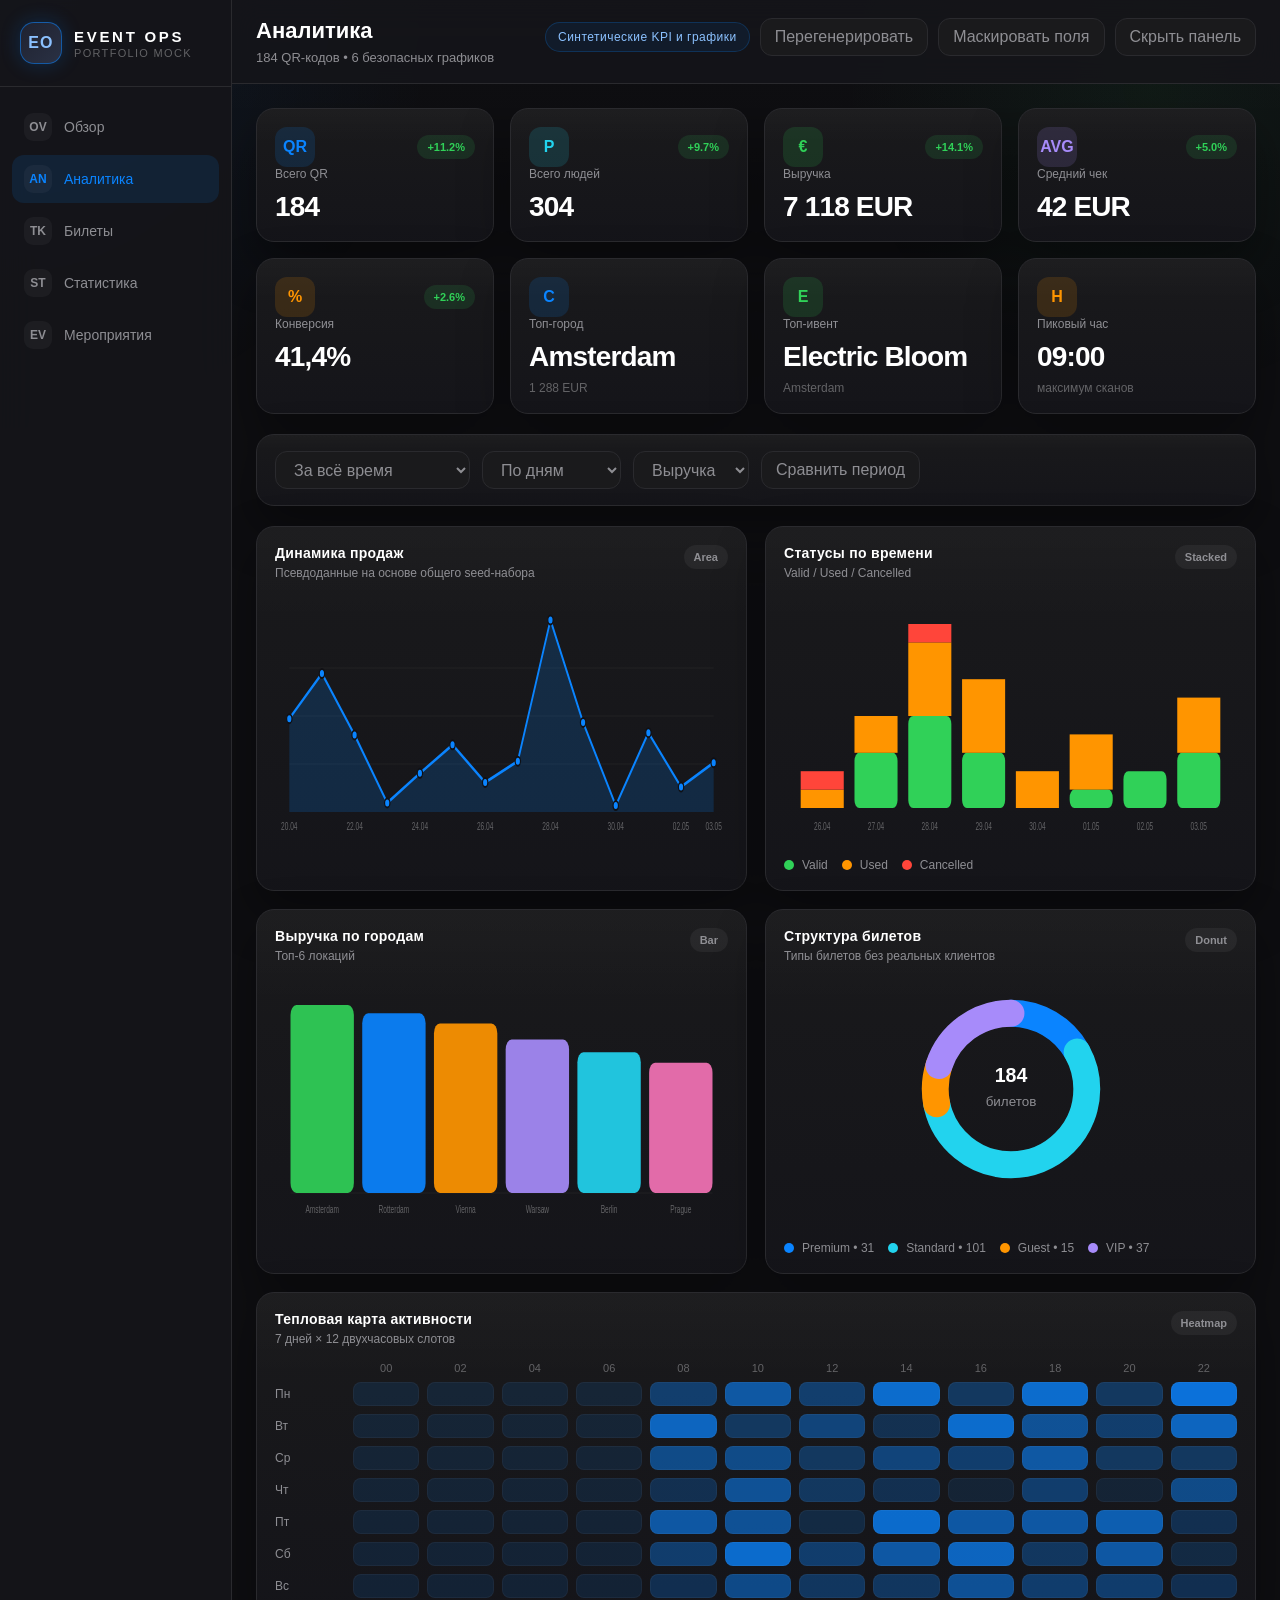
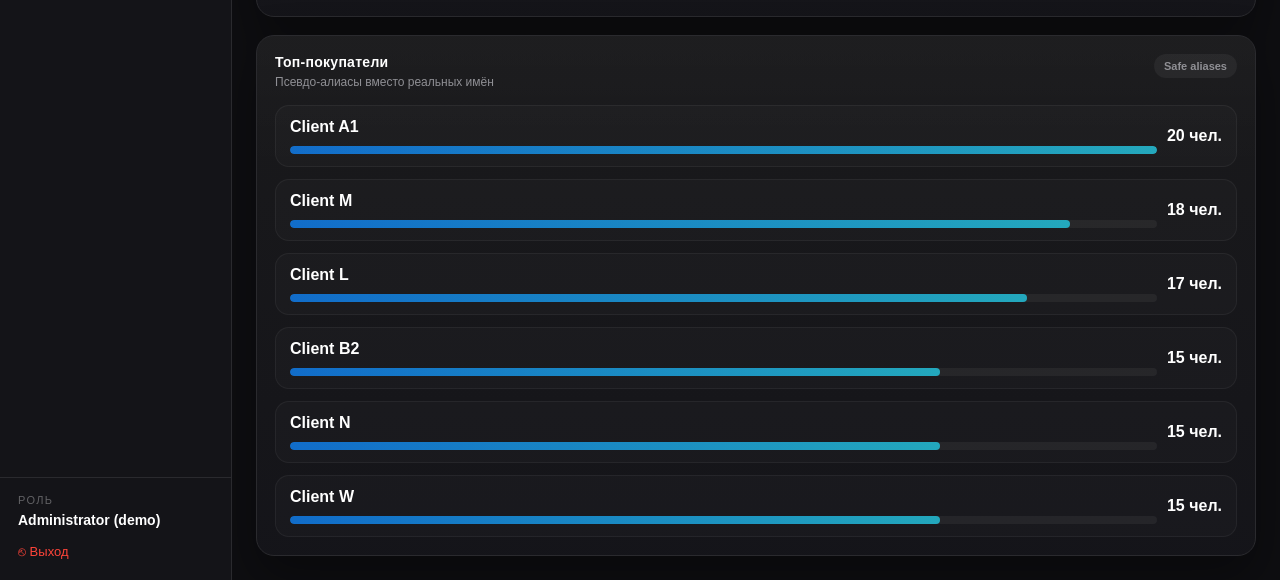
<file: analytics.html>
﻿<!doctype html>
<html lang="ru">
<head>
  <meta charset="utf-8">
  <meta name="viewport" content="width=device-width, initial-scale=1">
  <meta name="robots" content="noindex,nofollow">
  <title>Portfolio Mock • Analytics</title>
  <link rel="stylesheet" href="./mock.css">
</head>
<body data-page="analytics">
  <div class="app-shell">
    <aside class="sidebar">
      <div class="sidebar-brand">
        <div class="brand-mark">EO</div>
        <div class="brand-copy">
          <div class="brand-title">EVENT OPS</div>
          <div class="brand-subtitle">Portfolio Mock</div>
        </div>
      </div>
      <nav class="nav-list">
        <a class="nav-item" href="./overview.html"><span class="nav-icon">OV</span>Обзор</a>
        <a class="nav-item active" href="./analytics.html"><span class="nav-icon">AN</span>Аналитика</a>
        <a class="nav-item" href="./tickets.html"><span class="nav-icon">TK</span>Билеты</a>
        <a class="nav-item" href="./analytics.html"><span class="nav-icon">ST</span>Статистика</a>
        <a class="nav-item" href="./tickets.html"><span class="nav-icon">EV</span>Мероприятия</a>
      </nav>
      <div class="sidebar-footer">
        <p class="role-label">Роль</p>
        <p class="role-value">Administrator (demo)</p>
        <span class="logout-link">⎋ Выход</span>
      </div>
    </aside>

    <div class="main-shell">
      <div class="mobile-bar">
        <div class="brand-mark">EO</div>
        <div class="brand-copy">
          <div class="brand-title">EVENT OPS</div>
          <div class="brand-subtitle">Mobile Mock</div>
        </div>
      </div>

      <header class="page-header">
        <div>
          <h1 class="page-title">Аналитика</h1>
          <p class="page-subtitle" id="page-subtitle"></p>
        </div>
        <div class="header-actions">
          <div class="helper-bar">
            <span class="helper-badge">Синтетические KPI и графики</span>
            <button class="action-button" id="reroll-data">Перегенерировать</button>
            <button class="action-button" id="toggle-mask">Маскировать поля</button>
            <button class="action-button" id="toggle-tools">Скрыть панель</button>
          </div>
        </div>
      </header>

      <main class="page-scroll">
        <div class="stack">
          <section class="kpi-grid eight" id="analytics-kpis"></section>

          <section class="card filter-strip">
            <select class="action-select" aria-label="Период">
              <option>За всё время</option>
              <option>Последние 30 дней</option>
              <option>Последние 14 дней</option>
            </select>
            <select class="action-select" aria-label="Группировка">
              <option>По дням</option>
              <option>По неделям</option>
              <option>По городам</option>
            </select>
            <select class="action-select" aria-label="Показатель">
              <option>Выручка</option>
              <option>QR-коды</option>
              <option>Люди</option>
            </select>
            <button class="action-button">Сравнить период</button>
          </section>

          <section class="chart-grid">
            <article class="chart-card">
              <div class="chart-head">
                <div>
                  <h3 class="chart-title">Динамика продаж</h3>
                  <p class="chart-subtitle">Псевдоданные на основе общего seed-набора</p>
                </div>
                <span class="mini-pill">Area</span>
              </div>
              <div class="chart-body" id="timeline-chart-body"></div>
            </article>

            <article class="chart-card">
              <div class="chart-head">
                <div>
                  <h3 class="chart-title">Статусы по времени</h3>
                  <p class="chart-subtitle">Valid / Used / Cancelled</p>
                </div>
                <span class="mini-pill">Stacked</span>
              </div>
              <div class="chart-body" id="status-chart-body"></div>
              <div class="chart-legend">
                <span class="legend-item"><span class="legend-dot" style="background:#30D158"></span>Valid</span>
                <span class="legend-item"><span class="legend-dot" style="background:#FF9500"></span>Used</span>
                <span class="legend-item"><span class="legend-dot" style="background:#FF453A"></span>Cancelled</span>
              </div>
            </article>

            <article class="chart-card">
              <div class="chart-head">
                <div>
                  <h3 class="chart-title">Выручка по городам</h3>
                  <p class="chart-subtitle">Топ-6 локаций</p>
                </div>
                <span class="mini-pill">Bar</span>
              </div>
              <div class="chart-body" id="cities-chart-body"></div>
            </article>

            <article class="chart-card">
              <div class="chart-head">
                <div>
                  <h3 class="chart-title">Структура билетов</h3>
                  <p class="chart-subtitle">Типы билетов без реальных клиентов</p>
                </div>
                <span class="mini-pill">Donut</span>
              </div>
              <div class="chart-body" id="donut-chart-body"></div>
              <div class="chart-legend" id="donut-legend"></div>
            </article>

            <article class="chart-card wide">
              <div class="chart-head">
                <div>
                  <h3 class="chart-title">Тепловая карта активности</h3>
                  <p class="chart-subtitle">7 дней × 12 двухчасовых слотов</p>
                </div>
                <span class="mini-pill">Heatmap</span>
              </div>
              <div class="heatmap" id="heatmap-body"></div>
            </article>

            <article class="chart-card wide">
              <div class="chart-head">
                <div>
                  <h3 class="chart-title">Топ-покупатели</h3>
                  <p class="chart-subtitle">Псевдо-алиасы вместо реальных имён</p>
                </div>
                <span class="mini-pill">Safe aliases</span>
              </div>
              <div class="buyers-list" id="buyers-list"></div>
            </article>
          </section>
        </div>
      </main>
    </div>
  </div>
  <script src="./mock.js"></script>
</body>
</html>
</file>
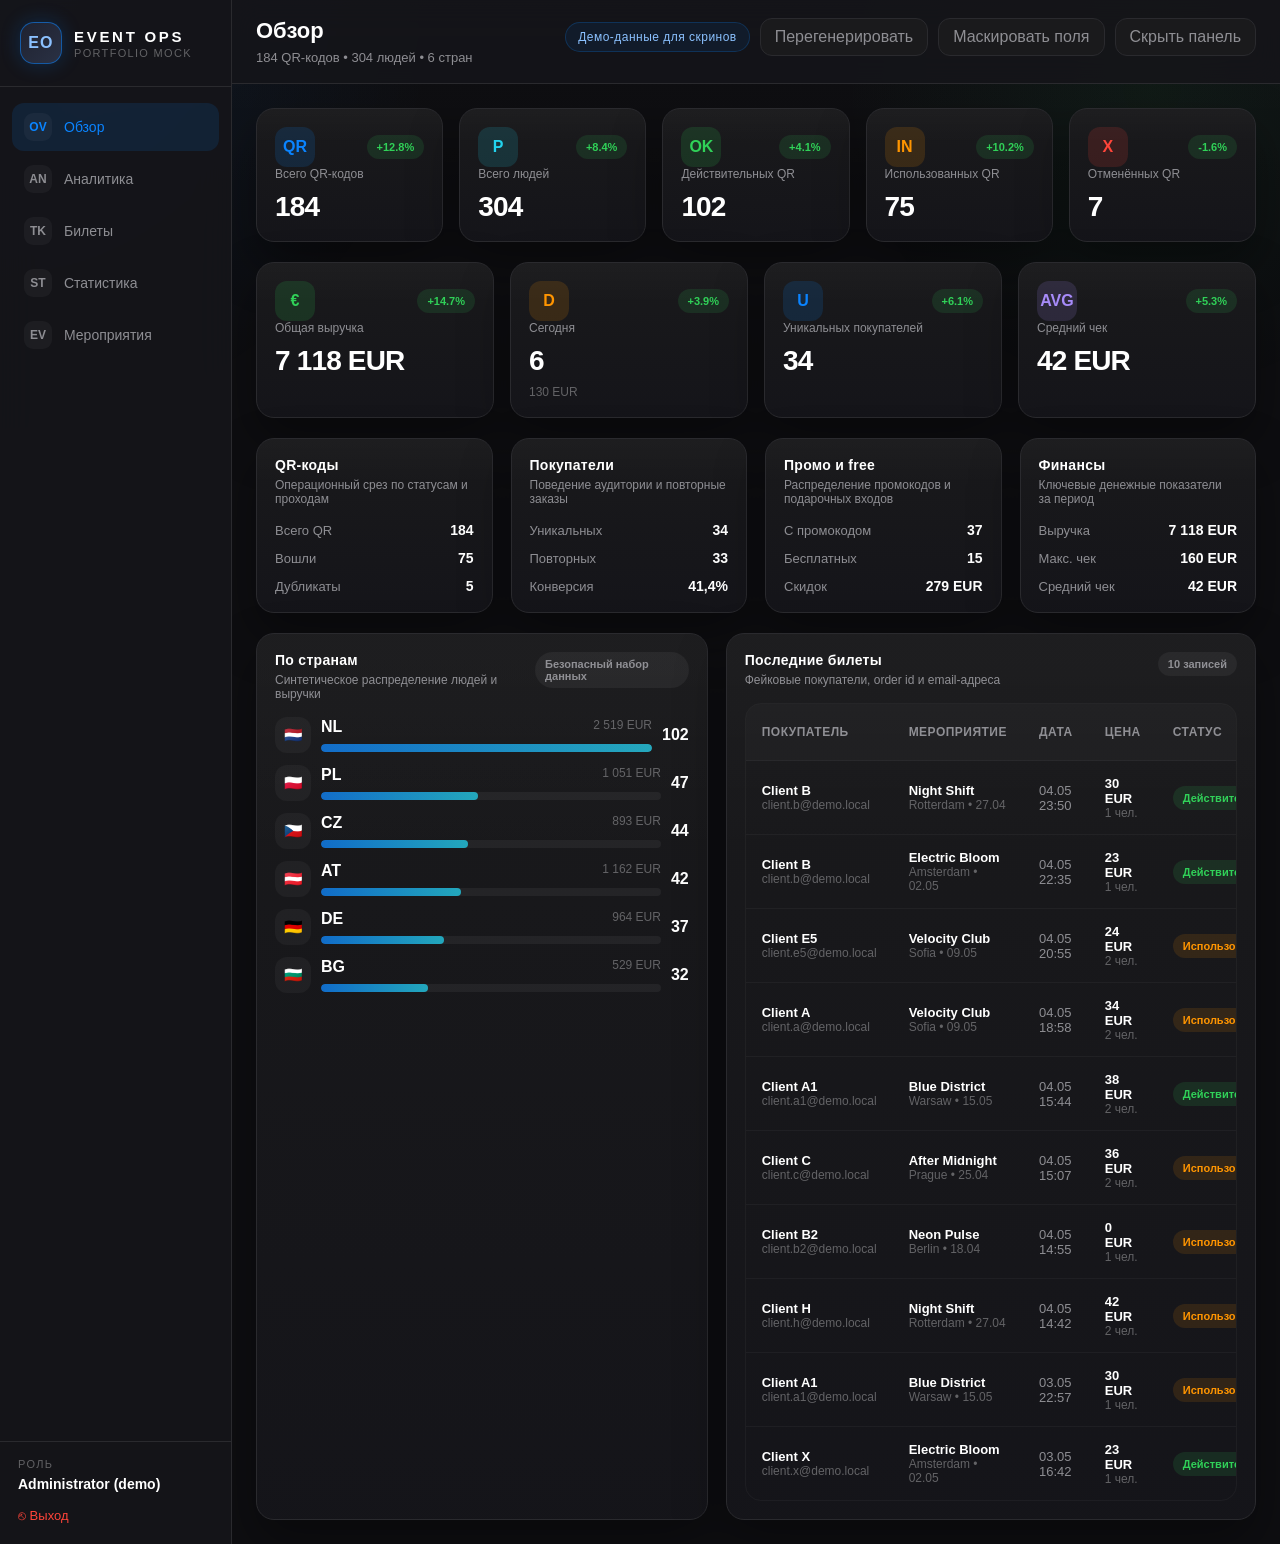
<file: overview.html>
﻿<!doctype html>
<html lang="ru">
<head>
  <meta charset="utf-8">
  <meta name="viewport" content="width=device-width, initial-scale=1">
  <meta name="robots" content="noindex,nofollow">
  <title>Portfolio Mock • Overview</title>
  <link rel="stylesheet" href="./mock.css">
</head>
<body data-page="overview">
  <div class="app-shell">
    <aside class="sidebar">
      <div class="sidebar-brand">
        <div class="brand-mark">EO</div>
        <div class="brand-copy">
          <div class="brand-title">EVENT OPS</div>
          <div class="brand-subtitle">Portfolio Mock</div>
        </div>
      </div>
      <nav class="nav-list">
        <a class="nav-item active" href="./overview.html"><span class="nav-icon">OV</span>Обзор</a>
        <a class="nav-item" href="./analytics.html"><span class="nav-icon">AN</span>Аналитика</a>
        <a class="nav-item" href="./tickets.html"><span class="nav-icon">TK</span>Билеты</a>
        <a class="nav-item" href="./analytics.html"><span class="nav-icon">ST</span>Статистика</a>
        <a class="nav-item" href="./tickets.html"><span class="nav-icon">EV</span>Мероприятия</a>
      </nav>
      <div class="sidebar-footer">
        <p class="role-label">Роль</p>
        <p class="role-value">Administrator (demo)</p>
        <span class="logout-link">⎋ Выход</span>
      </div>
    </aside>

    <div class="main-shell">
      <div class="mobile-bar">
        <div class="brand-mark">EO</div>
        <div class="brand-copy">
          <div class="brand-title">EVENT OPS</div>
          <div class="brand-subtitle">Mobile Mock</div>
        </div>
      </div>

      <header class="page-header">
        <div>
          <h1 class="page-title">Обзор</h1>
          <p class="page-subtitle" id="page-subtitle"></p>
        </div>
        <div class="header-actions">
          <div class="helper-bar">
            <span class="helper-badge">Демо-данные для скринов</span>
            <button class="action-button" id="reroll-data">Перегенерировать</button>
            <button class="action-button" id="toggle-mask">Маскировать поля</button>
            <button class="action-button" id="toggle-tools">Скрыть панель</button>
          </div>
        </div>
      </header>

      <main class="page-scroll">
        <div class="stack">
          <section class="kpi-grid five" id="overview-kpis-primary"></section>
          <section class="kpi-grid four" id="overview-kpis-secondary"></section>
          <section class="panel-grid" id="overview-panels"></section>

          <section class="two-column">
            <article class="card">
              <div class="section-head">
                <div>
                  <h2 class="section-title">По странам</h2>
                  <p class="section-subtitle">Синтетическое распределение людей и выручки</p>
                </div>
                <span class="mini-pill">Безопасный набор данных</span>
              </div>
              <div class="country-list" id="country-breakdown"></div>
            </article>

            <article class="card">
              <div class="section-head">
                <div>
                  <h2 class="section-title">Последние билеты</h2>
                  <p class="section-subtitle">Фейковые покупатели, order id и email-адреса</p>
                </div>
                <span class="mini-pill">10 записей</span>
              </div>
              <div class="table-shell">
                <table class="table">
                  <thead>
                    <tr>
                      <th>Покупатель</th>
                      <th>Мероприятие</th>
                      <th>Дата</th>
                      <th>Цена</th>
                      <th>Статус</th>
                      <th>Order ID</th>
                    </tr>
                  </thead>
                  <tbody id="recent-tickets-body"></tbody>
                </table>
              </div>
            </article>
          </section>
        </div>
      </main>
    </div>
  </div>
  <script src="./mock.js"></script>
</body>
</html>
</file>
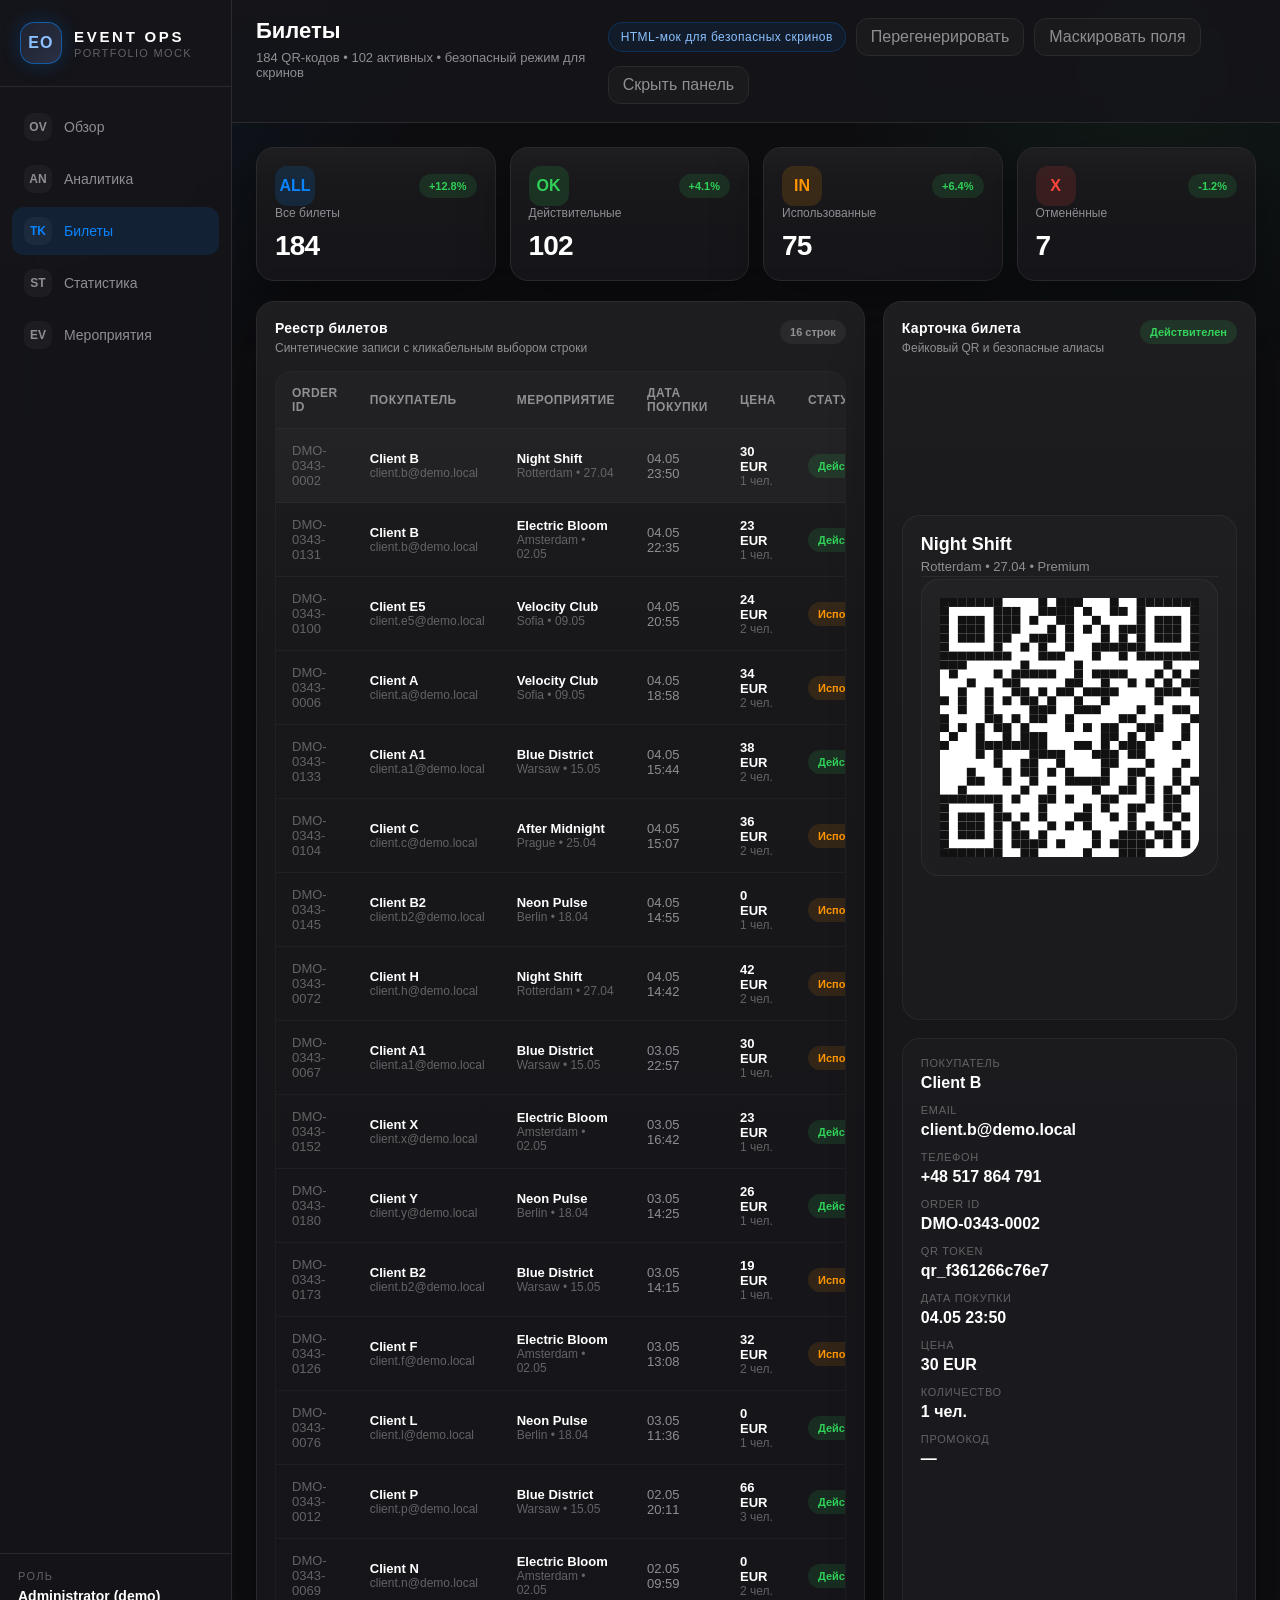
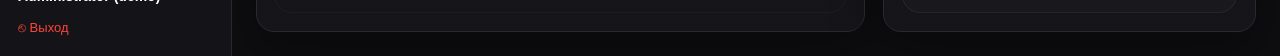
<file: tickets.html>
﻿<!doctype html>
<html lang="ru">
<head>
  <meta charset="utf-8">
  <meta name="viewport" content="width=device-width, initial-scale=1">
  <meta name="robots" content="noindex,nofollow">
  <title>Portfolio Mock • Tickets</title>
  <link rel="stylesheet" href="./mock.css">
</head>
<body data-page="tickets">
  <div class="app-shell">
    <aside class="sidebar">
      <div class="sidebar-brand">
        <div class="brand-mark">EO</div>
        <div class="brand-copy">
          <div class="brand-title">EVENT OPS</div>
          <div class="brand-subtitle">Portfolio Mock</div>
        </div>
      </div>
      <nav class="nav-list">
        <a class="nav-item" href="./overview.html"><span class="nav-icon">OV</span>Обзор</a>
        <a class="nav-item" href="./analytics.html"><span class="nav-icon">AN</span>Аналитика</a>
        <a class="nav-item active" href="./tickets.html"><span class="nav-icon">TK</span>Билеты</a>
        <a class="nav-item" href="./analytics.html"><span class="nav-icon">ST</span>Статистика</a>
        <a class="nav-item" href="./tickets.html"><span class="nav-icon">EV</span>Мероприятия</a>
      </nav>
      <div class="sidebar-footer">
        <p class="role-label">Роль</p>
        <p class="role-value">Administrator (demo)</p>
        <span class="logout-link">⎋ Выход</span>
      </div>
    </aside>

    <div class="main-shell">
      <div class="mobile-bar">
        <div class="brand-mark">EO</div>
        <div class="brand-copy">
          <div class="brand-title">EVENT OPS</div>
          <div class="brand-subtitle">Mobile Mock</div>
        </div>
      </div>

      <header class="page-header">
        <div>
          <h1 class="page-title">Билеты</h1>
          <p class="page-subtitle" id="page-subtitle"></p>
        </div>
        <div class="header-actions">
          <div class="helper-bar">
            <span class="helper-badge">HTML-мок для безопасных скринов</span>
            <button class="action-button" id="reroll-data">Перегенерировать</button>
            <button class="action-button" id="toggle-mask">Маскировать поля</button>
            <button class="action-button" id="toggle-tools">Скрыть панель</button>
          </div>
        </div>
      </header>

      <main class="page-scroll">
        <div class="stack">
          <section class="ticket-stats" id="ticket-stats"></section>

          <section class="split-layout">
            <article class="card">
              <div class="section-head">
                <div>
                  <h2 class="section-title">Реестр билетов</h2>
                  <p class="section-subtitle">Синтетические записи с кликабельным выбором строки</p>
                </div>
                <span class="mini-pill">16 строк</span>
              </div>

              <div class="table-shell">
                <table class="table">
                  <thead>
                    <tr>
                      <th>Order ID</th>
                      <th>Покупатель</th>
                      <th>Мероприятие</th>
                      <th>Дата покупки</th>
                      <th>Цена</th>
                      <th>Статус</th>
                    </tr>
                  </thead>
                  <tbody id="tickets-table-body"></tbody>
                </table>
              </div>
            </article>

            <aside class="card ticket-detail">
              <div class="section-head">
                <div>
                  <h2 class="section-title">Карточка билета</h2>
                  <p class="section-subtitle">Фейковый QR и безопасные алиасы</p>
                </div>
                <div id="detail-status"></div>
              </div>

              <section class="preview-card">
                <h3 class="ticket-title" id="detail-title"></h3>
                <p class="ticket-caption" id="detail-caption"></p>
                <div class="soft-divider"></div>
                <div class="qr-frame" id="detail-qr"></div>
              </section>

              <section class="preview-card">
                <div class="detail-grid" id="detail-fields"></div>
              </section>
            </aside>
          </section>
        </div>
      </main>
    </div>
  </div>
  <script src="./mock.js"></script>
</body>
</html>
</file>
<file: mock.css>
:root {
  --bg-primary: #0e0e11;
  --bg-secondary: #15151a;
  --bg-tertiary: #1a1a1c;
  --bg-hover: #1f1f23;
  --border: #2a2a2e;
  --border-light: #38383a;
  --text-primary: #ffffff;
  --text-secondary: #8e8e93;
  --text-muted: #636366;
  --accent-blue: #0a84ff;
  --accent-green: #30d158;
  --accent-orange: #ff9500;
  --accent-red: #ff453a;
  --accent-purple: #a78bfa;
  --accent-cyan: #22d3ee;
  --shadow: 0 22px 50px rgba(0, 0, 0, 0.35);
}

* {
  box-sizing: border-box;
}

html,
body {
  margin: 0;
  min-height: 100%;
  background: var(--bg-primary);
  color: var(--text-primary);
  font-family: -apple-system, BlinkMacSystemFont, "Segoe UI", Roboto, sans-serif;
}

body {
  position: relative;
  overflow-x: hidden;
}

body::before {
  content: "";
  position: fixed;
  inset: 0;
  pointer-events: none;
  background:
    radial-gradient(circle at top left, rgba(10, 132, 255, 0.09), transparent 28%),
    radial-gradient(circle at 90% 10%, rgba(34, 197, 94, 0.06), transparent 22%),
    linear-gradient(180deg, rgba(255, 255, 255, 0.01), transparent 24%);
}

a {
  color: inherit;
  text-decoration: none;
}

button,
select {
  font: inherit;
}

button {
  cursor: pointer;
}

.app-shell {
  position: relative;
  display: flex;
  min-height: 100vh;
}

.sidebar {
  position: sticky;
  top: 0;
  display: flex;
  width: 232px;
  min-height: 100vh;
  flex-direction: column;
  border-right: 1px solid var(--border);
  background: rgba(21, 21, 26, 0.92);
  backdrop-filter: blur(18px);
}

.sidebar-brand {
  display: flex;
  align-items: center;
  gap: 12px;
  padding: 22px 20px;
  border-bottom: 1px solid var(--border);
}

.brand-mark {
  display: grid;
  height: 42px;
  width: 42px;
  place-items: center;
  border-radius: 14px;
  border: 1.5px solid rgba(10, 132, 255, 0.55);
  background: linear-gradient(135deg, #1f2230, #2a3144);
  box-shadow: 0 0 20px rgba(10, 132, 255, 0.22);
  color: #8bc1ff;
  font-weight: 800;
  letter-spacing: 0.08em;
}

.brand-copy {
  display: flex;
  flex-direction: column;
  gap: 2px;
}

.brand-title {
  font-size: 15px;
  font-weight: 800;
  letter-spacing: 0.18em;
}

.brand-subtitle {
  color: var(--text-muted);
  font-size: 11px;
  text-transform: uppercase;
  letter-spacing: 0.12em;
}

.nav-list {
  display: flex;
  flex: 1;
  flex-direction: column;
  gap: 4px;
  padding: 16px 12px;
}

.nav-item {
  display: flex;
  align-items: center;
  gap: 12px;
  padding: 10px 12px;
  border-radius: 12px;
  color: var(--text-secondary);
  font-size: 14px;
  font-weight: 500;
  transition: background-color 0.18s ease, color 0.18s ease, border-color 0.18s ease;
}

.nav-item:hover {
  background: var(--bg-hover);
  color: var(--text-primary);
}

.nav-item.active {
  background: rgba(10, 132, 255, 0.12);
  color: var(--accent-blue);
}

.nav-icon {
  display: grid;
  height: 28px;
  width: 28px;
  place-items: center;
  border-radius: 9px;
  background: rgba(255, 255, 255, 0.04);
  font-size: 12px;
  font-weight: 700;
}

.sidebar-footer {
  padding: 16px 18px 20px;
  border-top: 1px solid var(--border);
}

.role-label {
  margin: 0 0 6px;
  color: var(--text-muted);
  font-size: 11px;
  letter-spacing: 0.12em;
  text-transform: uppercase;
}

.role-value {
  margin: 0 0 14px;
  color: var(--text-primary);
  font-size: 14px;
  font-weight: 600;
}

.logout-link {
  display: inline-flex;
  align-items: center;
  gap: 8px;
  color: var(--accent-red);
  font-size: 13px;
}

.main-shell {
  display: flex;
  min-width: 0;
  flex: 1;
  flex-direction: column;
}

.mobile-bar {
  display: none;
}

.page-header {
  display: flex;
  align-items: flex-start;
  justify-content: space-between;
  gap: 20px;
  padding: 18px 24px;
  border-bottom: 1px solid var(--border);
  background: rgba(21, 21, 26, 0.88);
  backdrop-filter: blur(14px);
}

.page-title {
  margin: 0;
  font-size: 22px;
  font-weight: 700;
}

.page-subtitle {
  margin: 6px 0 0;
  color: var(--text-secondary);
  font-size: 13px;
}

.header-actions {
  display: flex;
  align-items: center;
  gap: 12px;
}

.action-button,
.action-select {
  display: inline-flex;
  align-items: center;
  gap: 8px;
  min-height: 38px;
  padding: 0 14px;
  border: 1px solid var(--border);
  border-radius: 12px;
  background: var(--bg-tertiary);
  color: var(--text-secondary);
  transition: border-color 0.18s ease, color 0.18s ease, background-color 0.18s ease;
}

.action-button:hover,
.action-select:hover {
  border-color: var(--border-light);
  color: var(--text-primary);
}

.helper-bar {
  display: flex;
  align-items: center;
  gap: 10px;
  flex-wrap: wrap;
}

.helper-badge {
  padding: 7px 12px;
  border-radius: 999px;
  border: 1px solid rgba(10, 132, 255, 0.22);
  background: rgba(10, 132, 255, 0.08);
  color: #8bc1ff;
  font-size: 12px;
  letter-spacing: 0.04em;
}

.page-scroll {
  flex: 1;
  overflow: auto;
  padding: 24px;
}

.stack {
  display: grid;
  gap: 20px;
}

.kpi-grid {
  display: grid;
  gap: 16px;
}

.kpi-grid.five {
  grid-template-columns: repeat(5, minmax(0, 1fr));
}

.kpi-grid.four {
  grid-template-columns: repeat(4, minmax(0, 1fr));
}

.kpi-grid.eight {
  grid-template-columns: repeat(4, minmax(0, 1fr));
}

.kpi-card,
.card,
.chart-card,
.panel {
  position: relative;
  overflow: hidden;
  border: 1px solid var(--border);
  border-radius: 18px;
  background: linear-gradient(180deg, rgba(26, 26, 28, 0.98), rgba(21, 21, 26, 0.98));
  box-shadow: var(--shadow);
}

.kpi-card::after,
.chart-card::after,
.panel::after,
.card::after {
  content: "";
  position: absolute;
  inset: 0;
  pointer-events: none;
  background: linear-gradient(180deg, rgba(255, 255, 255, 0.02), transparent 26%);
}

.kpi-card {
  padding: 18px;
}

.kpi-head {
  display: flex;
  align-items: center;
  justify-content: space-between;
  gap: 12px;
}

.kpi-icon {
  display: grid;
  height: 40px;
  width: 40px;
  place-items: center;
  border-radius: 12px;
  font-size: 16px;
  font-weight: 700;
}

.kpi-label {
  margin: 0 0 10px;
  color: var(--text-secondary);
  font-size: 12px;
}

.kpi-value {
  margin: 0;
  font-size: 28px;
  font-weight: 700;
  letter-spacing: -0.03em;
}

.kpi-subvalue {
  margin: 8px 0 0;
  color: var(--text-muted);
  font-size: 12px;
}

.delta-pill,
.status-pill,
.mini-pill {
  display: inline-flex;
  align-items: center;
  gap: 6px;
  padding: 6px 10px;
  border-radius: 999px;
  font-size: 11px;
  font-weight: 600;
}

.delta-pill {
  background: rgba(48, 209, 88, 0.12);
  color: var(--accent-green);
}

.mini-pill {
  background: rgba(255, 255, 255, 0.05);
  color: var(--text-secondary);
}

.panel-grid {
  display: grid;
  gap: 18px;
  grid-template-columns: repeat(4, minmax(0, 1fr));
}

.panel {
  padding: 18px;
}

.panel-title,
.section-title,
.chart-title {
  margin: 0;
  font-size: 14px;
  font-weight: 700;
  letter-spacing: 0.02em;
}

.section-title,
.chart-title {
  color: var(--text-primary);
}

.panel-subtitle,
.section-subtitle,
.chart-subtitle {
  margin: 5px 0 0;
  color: var(--text-secondary);
  font-size: 12px;
}

.panel-list,
.summary-list {
  display: grid;
  gap: 12px;
  margin-top: 16px;
}

.summary-row {
  display: flex;
  align-items: center;
  justify-content: space-between;
  gap: 12px;
}

.summary-row span:first-child {
  color: var(--text-secondary);
  font-size: 13px;
}

.summary-row strong {
  font-size: 14px;
}

.two-column {
  display: grid;
  gap: 18px;
  grid-template-columns: 1.15fr 1.35fr;
}

.split-layout {
  display: grid;
  gap: 18px;
  grid-template-columns: minmax(0, 1.55fr) minmax(320px, 0.95fr);
}

.card {
  padding: 18px;
}

.section-head,
.chart-head {
  display: flex;
  align-items: flex-start;
  justify-content: space-between;
  gap: 16px;
  margin-bottom: 16px;
}

.country-list,
.buyers-list {
  display: grid;
  gap: 12px;
}

.country-row,
.buyer-row {
  display: grid;
  gap: 10px;
  align-items: center;
}

.country-row {
  grid-template-columns: auto 1fr auto;
}

.buyer-row {
  grid-template-columns: minmax(0, 1fr) auto;
  padding: 12px 14px;
  border: 1px solid rgba(255, 255, 255, 0.05);
  border-radius: 14px;
  background: rgba(255, 255, 255, 0.02);
}

.flag-badge {
  display: inline-flex;
  align-items: center;
  justify-content: center;
  width: 36px;
  height: 36px;
  border-radius: 12px;
  background: rgba(255, 255, 255, 0.04);
  font-size: 15px;
}

.bar-track {
  height: 8px;
  overflow: hidden;
  border-radius: 999px;
  background: rgba(255, 255, 255, 0.05);
}

.bar-fill {
  height: 100%;
  border-radius: inherit;
  background: linear-gradient(90deg, rgba(10, 132, 255, 0.75), rgba(34, 211, 238, 0.75));
}

.table-shell {
  overflow: hidden;
  border: 1px solid rgba(255, 255, 255, 0.04);
  border-radius: 16px;
}

.table {
  width: 100%;
  border-collapse: collapse;
}

.table th,
.table td {
  padding: 14px 16px;
  border-bottom: 1px solid rgba(255, 255, 255, 0.04);
  text-align: left;
}

.table th {
  background: rgba(255, 255, 255, 0.025);
  color: var(--text-secondary);
  font-size: 12px;
  font-weight: 600;
  letter-spacing: 0.04em;
  text-transform: uppercase;
}

.table td {
  font-size: 13px;
}

.table tr:last-child td {
  border-bottom: 0;
}

.table tbody tr {
  transition: background-color 0.18s ease;
}

.table tbody tr:hover,
.table tbody tr.is-selected {
  background: rgba(255, 255, 255, 0.03);
}

.muted {
  color: var(--text-secondary);
}

.micro {
  color: var(--text-muted);
  font-size: 12px;
}

.status-pill.valid {
  background: rgba(48, 209, 88, 0.12);
  color: var(--accent-green);
}

.status-pill.used {
  background: rgba(255, 149, 0, 0.12);
  color: var(--accent-orange);
}

.status-pill.cancelled {
  background: rgba(255, 69, 58, 0.12);
  color: var(--accent-red);
}

.chart-grid {
  display: grid;
  gap: 18px;
  grid-template-columns: repeat(2, minmax(0, 1fr));
}

.chart-card {
  padding: 18px;
}

.chart-card.wide {
  grid-column: span 2;
}

.chart-body {
  min-height: 248px;
}

.svg-chart {
  width: 100%;
  height: 240px;
  display: block;
}

.axis-label {
  fill: var(--text-muted);
  font-size: 11px;
}

.chart-legend {
  display: flex;
  flex-wrap: wrap;
  gap: 10px 14px;
  margin-top: 14px;
}

.legend-item {
  display: inline-flex;
  align-items: center;
  gap: 8px;
  color: var(--text-secondary);
  font-size: 12px;
}

.legend-dot {
  width: 10px;
  height: 10px;
  border-radius: 999px;
}

.filter-strip {
  display: flex;
  flex-wrap: wrap;
  gap: 12px;
  align-items: center;
  padding: 16px 18px;
}

.heatmap {
  display: grid;
  gap: 8px;
}

.heatmap-header,
.heatmap-row {
  display: grid;
  grid-template-columns: 70px repeat(12, minmax(0, 1fr));
  gap: 8px;
}

.heatmap-axis {
  color: var(--text-muted);
  font-size: 11px;
  display: flex;
  align-items: center;
  justify-content: center;
}

.heatmap-label {
  color: var(--text-secondary);
  font-size: 12px;
  display: flex;
  align-items: center;
}

.heat-cell {
  height: 24px;
  border-radius: 8px;
  border: 1px solid rgba(255, 255, 255, 0.04);
}

.ticket-stats {
  display: grid;
  gap: 14px;
  grid-template-columns: repeat(4, minmax(0, 1fr));
}

.ticket-detail {
  display: grid;
  gap: 18px;
}

.preview-card {
  padding: 18px;
  border: 1px solid rgba(255, 255, 255, 0.05);
  border-radius: 18px;
  background: rgba(255, 255, 255, 0.02);
}

.detail-grid {
  display: grid;
  gap: 12px;
}

.detail-row {
  display: flex;
  flex-direction: column;
  gap: 5px;
}

.detail-row span:first-child {
  color: var(--text-muted);
  font-size: 11px;
  letter-spacing: 0.06em;
  text-transform: uppercase;
}

.qr-frame {
  display: grid;
  place-items: center;
  padding: 18px;
  border-radius: 18px;
  background: linear-gradient(180deg, rgba(255, 255, 255, 0.025), rgba(255, 255, 255, 0.01));
  border: 1px solid rgba(255, 255, 255, 0.05);
}

.qr-svg {
  width: 100%;
  max-width: 264px;
  aspect-ratio: 1;
  display: block;
}

.ticket-title {
  margin: 0;
  font-size: 18px;
  font-weight: 700;
}

.ticket-caption {
  margin: 4px 0 0;
  color: var(--text-secondary);
  font-size: 13px;
}

.soft-divider {
  height: 1px;
  margin: 2px 0;
  background: rgba(255, 255, 255, 0.06);
}

.mask-sensitive [data-mask="sensitive"] {
  filter: blur(8px);
  transition: filter 0.18s ease;
}

.tools-hidden .helper-bar {
  display: none;
}

@media (max-width: 1260px) {
  .kpi-grid.five,
  .panel-grid,
  .ticket-stats {
    grid-template-columns: repeat(2, minmax(0, 1fr));
  }

  .two-column,
  .split-layout,
  .chart-grid {
    grid-template-columns: 1fr;
  }

  .chart-card.wide {
    grid-column: span 1;
  }
}

@media (max-width: 900px) {
  .sidebar {
    display: none;
  }

  .mobile-bar {
    display: flex;
    align-items: center;
    gap: 12px;
    padding: 14px 18px;
    border-bottom: 1px solid var(--border);
    background: rgba(21, 21, 26, 0.9);
  }

  .page-header,
  .page-scroll {
    padding-left: 18px;
    padding-right: 18px;
  }
}

@media (max-width: 720px) {
  .page-header {
    flex-direction: column;
  }

  .header-actions,
  .helper-bar {
    width: 100%;
  }

  .helper-bar > * {
    flex: 1 1 auto;
    justify-content: center;
  }

  .kpi-grid.four,
  .kpi-grid.five,
  .kpi-grid.eight,
  .panel-grid,
  .ticket-stats {
    grid-template-columns: 1fr;
  }

  .heatmap-header,
  .heatmap-row {
    grid-template-columns: 56px repeat(12, minmax(18px, 1fr));
    gap: 6px;
  }

  .table th:nth-child(3),
  .table td:nth-child(3),
  .table th:nth-child(6),
  .table td:nth-child(6) {
    display: none;
  }
}
</file>
